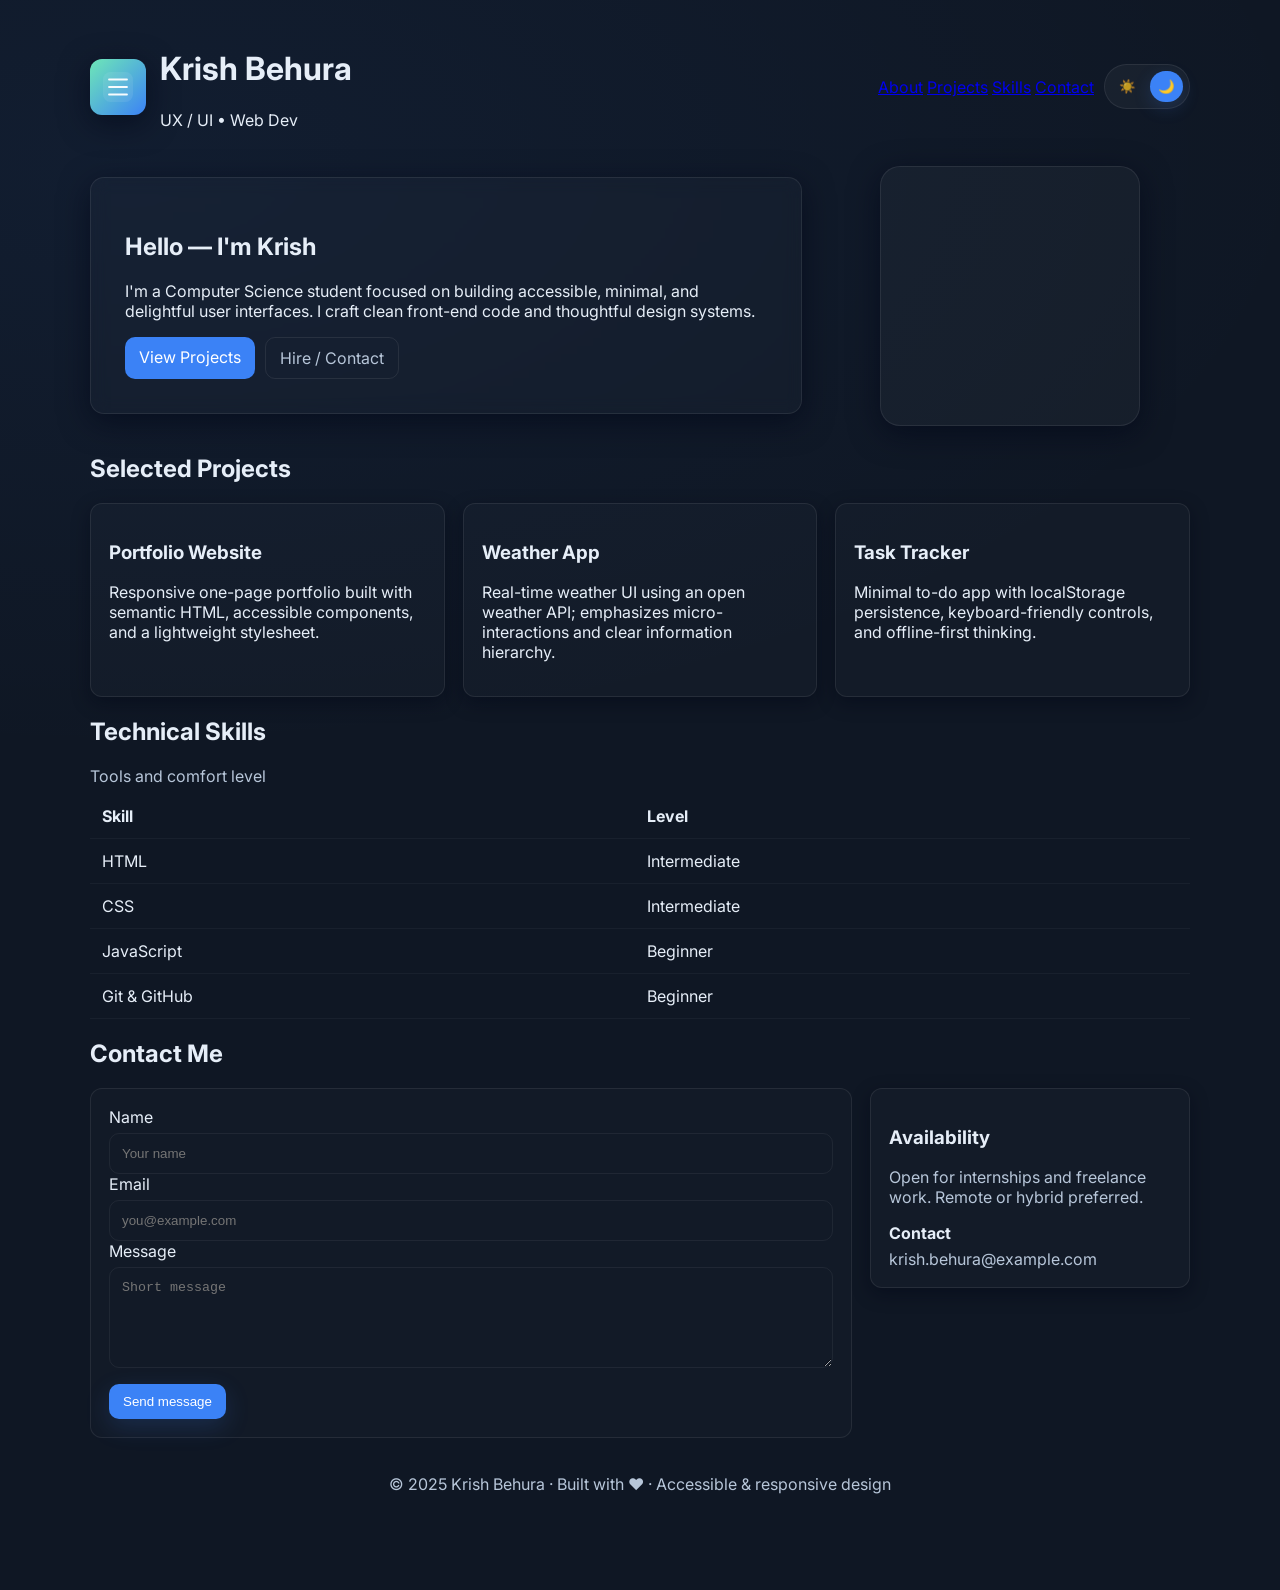
<file: LAB 2/index.html>
<!doctype html>
<html lang="en">
<head>
  <meta charset="utf-8" />
  <meta name="viewport" content="width=device-width,initial-scale=1" />
  <title>Krish Behura — Portfolio (Redesigned)</title>
  <link href="https://fonts.googleapis.com/css2?family=Inter:wght@300;400;600;700&family=Space+Grotesk:wght@600&display=swap" rel="stylesheet">
  <link rel="stylesheet" href="styles.css">
</head>
<body>

  <div class="container">

    <div class="topbar">
      <a class="brand" href="#">
        <div class="logo" aria-hidden="true">
          <svg width="36" height="36" viewBox="0 0 24 24" fill="none" xmlns="http://www.w3.org/2000/svg" aria-hidden>
            <rect x="2" y="2" width="20" height="20" rx="5" fill="white" opacity="0.08"/>
            <path d="M6 12h12M6 7h12M6 17h12" stroke="white" stroke-width="1.2" stroke-linecap="round" stroke-linejoin="round" opacity="0.95"/>
          </svg>
        </div>
        <div>
          <h1>Krish Behura</h1>
          <p>UX / UI • Web Dev</p>
        </div>
      </a>

      <div class="controls">
        <nav aria-label="Primary">
          <a href="#about">About</a>
          <a href="#projects">Projects</a>
          <a href="#skills">Skills</a>
          <a href="#contact">Contact</a>
        </nav>

        <div class="toggle" role="toolbar" aria-label="Theme toggle">
          <button id="lightBtn" title="Light mode" aria-pressed="false">☀️</button>
          <button id="darkBtn" class="active" title="Dark mode" aria-pressed="true">🌙</button>
        </div>
      </div>
    </div>

    <div class="hero">

      <div class="hero-card fade-in" data-delay="0">
        <h2>Hello — I'm Krish</h2>
        <p>I'm a Computer Science student focused on building accessible, minimal, and delightful user interfaces. I craft clean front-end code and thoughtful design systems.</p>

        <div style="margin-top:16px;display:flex;gap:10px;flex-wrap:wrap">
          <a class="cta" href="#projects" style="text-decoration:none;padding:10px 14px;border-radius:10px;background:var(--accent-plain);color:white;">View Projects</a>
          <a href="#contact" style="text-decoration:none;padding:10px 14px;border-radius:10px;border:1px solid var(--glass-border);color:var(--subtext)">Hire / Contact</a>
        </div>
      </div>

      <div class="avatar-wrap">
        <div class="avatar fade-in" data-delay="120">
          <video autoplay loop muted playsinline style="width:100%;height:100%;object-fit:cover;" src="videos/profile.mp4"></video>
        </div>
      </div>

    </div>

    <section id="projects">
      <h2 class="section-title">Selected Projects</h2>
      <div class="grid">
        <article class="card fade-in" data-delay="80">
          <h3>Portfolio Website</h3>
          <p>Responsive one-page portfolio built with semantic HTML, accessible components, and a lightweight stylesheet.</p>
        </article>

        <article class="card fade-in" data-delay="140">
          <h3>Weather App</h3>
          <p>Real-time weather UI using an open weather API; emphasizes micro-interactions and clear information hierarchy.</p>
        </article>

        <article class="card fade-in" data-delay="200">
          <h3>Task Tracker</h3>
          <p>Minimal to-do app with localStorage persistence, keyboard-friendly controls, and offline-first thinking.</p>
        </article>
      </div>
    </section>

    <section id="skills">
      <h2 class="section-title">Technical Skills</h2>
      <table class="skills-table fade-in" data-delay="240">
        <caption style="text-align:left;margin-bottom:8px;color:var(--subtext)">Tools and comfort level</caption>
        <thead>
          <tr><th>Skill</th><th>Level</th></tr>
        </thead>
        <tbody>
          <tr><td>HTML</td><td>Intermediate</td></tr>
          <tr><td>CSS</td><td>Intermediate</td></tr>
          <tr><td>JavaScript</td><td>Beginner</td></tr>
          <tr><td>Git & GitHub</td><td>Beginner</td></tr>
        </tbody>
      </table>
    </section>

    <section id="contact" style="margin-bottom:36px;">
      <h2 class="section-title">Contact Me</h2>
      <div class="contact">
        <form class="form-card fade-in" data-delay="280" onsubmit="event.preventDefault(); alert('Message sent — demo');">
          <label for="name">Name</label>
          <input id="name" name="name" placeholder="Your name" required />

          <label for="email">Email</label>
          <input id="email" name="email" type="email" placeholder="you@example.com" required />

          <label for="msg">Message</label>
          <textarea id="msg" name="message" rows="5" placeholder="Short message" required></textarea>

          <button class="cta" type="submit">Send message</button>
        </form>

        <div class="card fade-in" data-delay="320" style="align-self:start;">
          <h3>Availability</h3>
          <p style="color:var(--subtext)">Open for internships and freelance work. Remote or hybrid preferred.</p>

          <h4 style="margin-top:12px;margin-bottom:6px">Contact</h4>
          <p style="margin:0;color:var(--subtext)">krish.behura@example.com</p>
        </div>
      </div>
    </section>

    <footer>
      <p>&copy; 2025 Krish Behura · Built with ❤️ · Accessible & responsive design</p>
    </footer>

  </div>

  <script>
    const root = document.documentElement;
    const lightBtn = document.getElementById('lightBtn');
    const darkBtn = document.getElementById('darkBtn');

    function applyMode(mode){
      if(mode === 'light'){
        root.classList.add('light');
        lightBtn.classList.add('active');
        darkBtn.classList.remove('active');
      } else {
        root.classList.remove('light');
        darkBtn.classList.add('active');
        lightBtn.classList.remove('active');
      }
      localStorage.setItem('site-mode', mode);
    }

    const saved = localStorage.getItem('site-mode');
    if(saved) applyMode(saved);

    lightBtn.addEventListener('click', ()=> applyMode('light'));
    darkBtn.addEventListener('click', ()=> applyMode('dark'));

    const observer = new IntersectionObserver((entries)=>{
      entries.forEach(entry=>{
        if(entry.isIntersecting){
          entry.target.classList.add('visible');
          observer.unobserve(entry.target);
        }
      })
    },{threshold:0.15});

    document.querySelectorAll('.fade-in').forEach((el)=>{
      const delay = el.getAttribute('data-delay') || 0;
      el.style.transition = `opacity 600ms cubic-bezier(.2,.9,.3,1) ${delay}ms, transform 600ms ${delay}ms`;
      observer.observe(el);
    });
  </script>
</body>
</html>
</file>
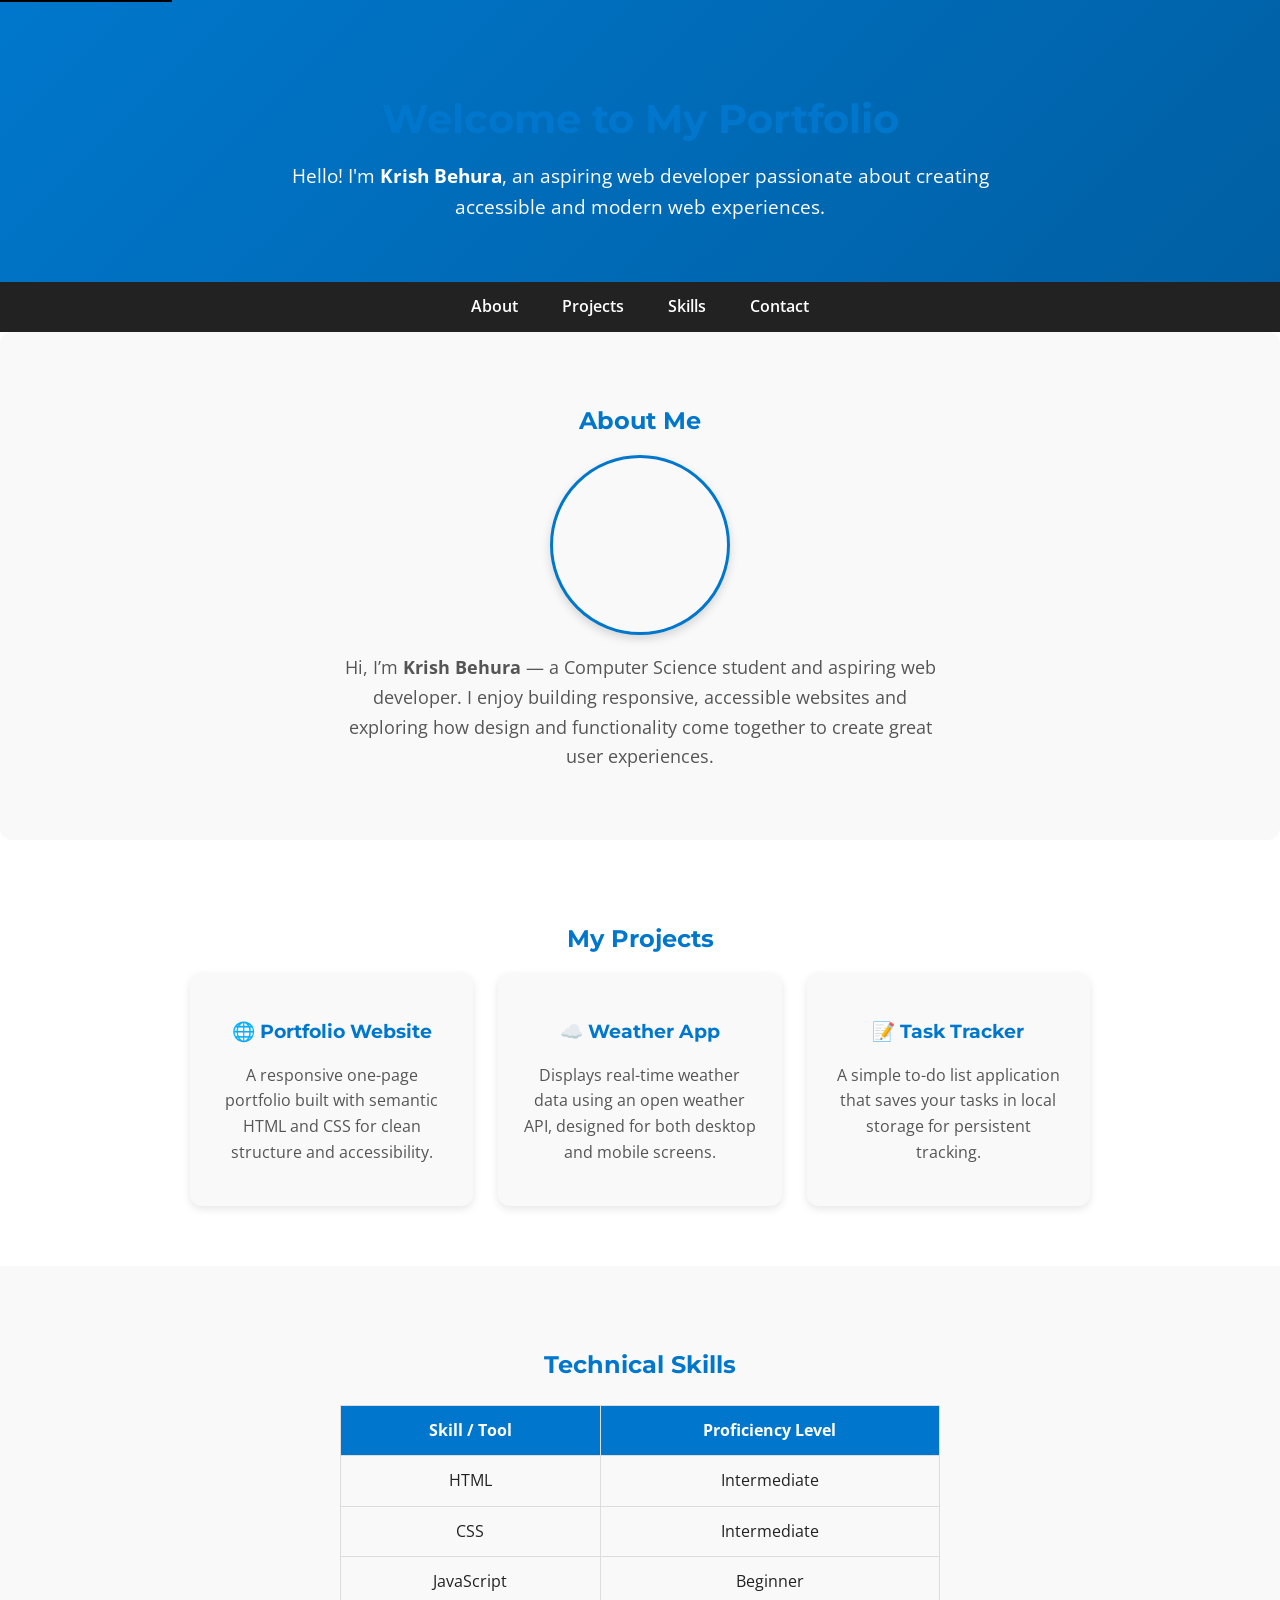
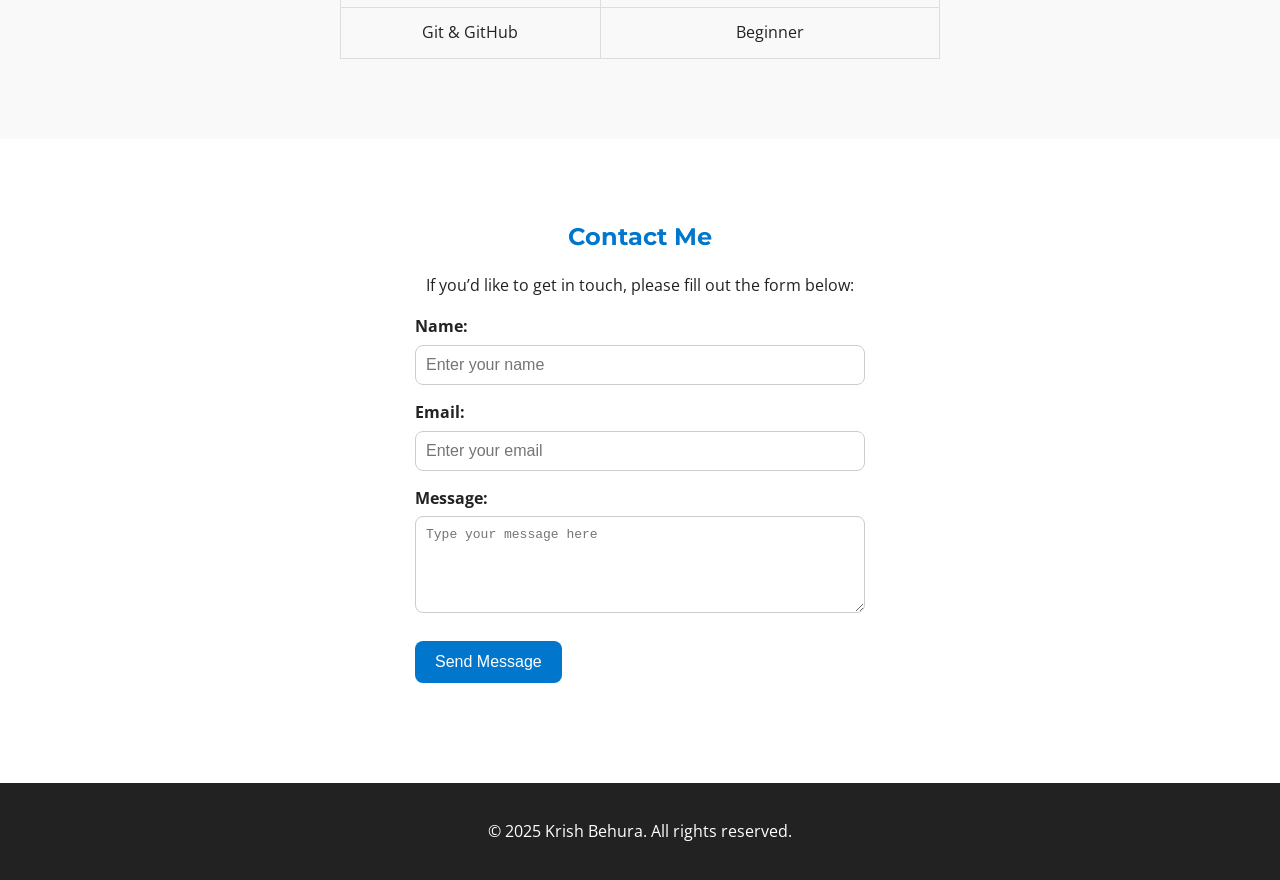
<file: LAB 1/Portfolio.html>
<!--
  Project: Personal Portfolio Website
  Lab: Web Development I - Lab 1
  Page: index.html
  Description: One-page portfolio website built using semantic HTML tags
-->

<!DOCTYPE html>
<html lang="en">
<head>
  <meta charset="UTF-8">
  <meta name="viewport" content="width=device-width, initial-scale=1.0">
  <title>Krish Behura | Portfolio</title>
  <style>
    /* === Global Theme and Layout === */
    :root {
      --primary-color: #0077cc;
      --secondary-color: #005fa3;
      --background-light: #f9f9f9;
      --text-dark: #222;
      --text-light: #555;
      --font-heading: 'Montserrat', sans-serif;
      --font-body: 'Open Sans', sans-serif;
    }

    * {
      box-sizing: border-box;
    }

    body {
      font-family: var(--font-body);
      line-height: 1.6;
      margin: 0;
      background-color: #ffffff;
      color: var(--text-dark);
      scroll-behavior: smooth;
    }

    h1, h2, h3 {
      font-family: var(--font-heading);
      color: var(--primary-color);
      margin-bottom: 15px;
    }

    /* === Header / Hero Section === */
    header {
      background: linear-gradient(135deg, var(--primary-color), var(--secondary-color));
      color: #fff;
      text-align: center;
      padding: 60px 20px;
    }

    header h1 {
      font-size: 2.5em;
      margin-bottom: 10px;
    }

    header p {
      font-size: 1.2em;
      max-width: 700px;
      margin: 0 auto;
    }

    /* === Navigation Bar === */
    nav {
      background: #222;
      padding: 12px;
      text-align: center;
    }

    nav a {
      color: #fff;
      text-decoration: none;
      margin: 0 20px;
      font-weight: 600;
      transition: color 0.3s ease;
    }

    nav a:hover {
      color: var(--primary-color);
    }

    /* === About Section === */
    #about {
      text-align: center;
      background-color: var(--background-light);
      padding: 50px 20px;
      border-radius: 12px;
    }

    .about-container {
      display: flex;
      flex-direction: column;
      align-items: center;
      max-width: 600px;
      margin: auto;
    }

    .profile-video {
      border-radius: 50%;
      object-fit: cover;
      border: 3px solid #0077cc;
      box-shadow: 0 4px 10px rgba(0, 0, 0, 0.15);
    }

    #about p {
      font-size: 1.1em;
      color: var(--text-light);
      line-height: 1.7;
    }

    /* === Projects Section === */
    #projects {
      background-color: #fff;
      padding: 60px 20px;
      text-align: center;
    }

    .projects-container {
      display: grid;
      grid-template-columns: repeat(auto-fit, minmax(260px, 1fr));
      gap: 25px;
      max-width: 900px;
      margin: auto;
    }

    .project {
      background-color: var(--background-light);
      border-radius: 12px;
      padding: 25px;
      box-shadow: 0 3px 8px rgba(0, 0, 0, 0.1);
      transition: transform 0.3s ease, box-shadow 0.3s ease;
    }

    .project:hover {
      transform: translateY(-6px);
      box-shadow: 0 6px 14px rgba(0, 0, 0, 0.15);
    }

    .project h3 {
      color: var(--primary-color);
      margin-bottom: 10px;
    }

    .project p {
      color: var(--text-light);
      font-size: 1em;
    }

    /* === Skills Section === */
    #skills {
      background-color: var(--background-light);
      padding: 60px 20px;
      text-align: center;
    }

    #skills table {
      width: 100%;
      max-width: 600px;
      margin: 20px auto;
      border-collapse: collapse;
    }

    #skills th, #skills td {
      border: 1px solid #ddd;
      padding: 12px;
    }

    #skills th {
      background-color: var(--primary-color);
      color: white;
    }

    /* === Contact Section === */
    #contact {
      background-color: #fff;
      padding: 60px 20px;
      text-align: center;
      border-radius: 12px;
    }

    .contact-form {
      max-width: 450px;
      margin: 0 auto;
      text-align: left;
    }

    .contact-form label {
      font-weight: bold;
      display: block;
      margin-top: 15px;
    }

    .contact-form input,
    .contact-form textarea {
      width: 100%;
      padding: 10px;
      margin-top: 5px;
      border: 1px solid #ccc;
      border-radius: 8px;
      font-size: 1em;
    }

    .contact-form button {
      margin-top: 20px;
      padding: 12px 20px;
      background-color: var(--primary-color);
      color: #fff;
      border: none;
      border-radius: 8px;
      cursor: pointer;
      font-size: 1em;
      transition: background-color 0.3s ease;
    }

    .contact-form button:hover {
      background-color: var(--secondary-color);
    }

    /* === Footer === */
    footer {
      text-align: center;
      background-color: #222;
      color: #fff;
      padding: 20px;
      margin-top: 40px;
    }

    /* === Accessibility === */
    .skip-link {
      position: absolute;
      top: -40px;
      left: 0;
      background: #000;
      color: #fff;
      padding: 8px;
      z-index: 100;
    }
    .skip-link:focus {
      top: 0;
    }

  </style>
  <link href="https://fonts.googleapis.com/css2?family=Montserrat:wght@600&family=Open+Sans:wght@400;500&display=swap" rel="stylesheet">
</head>
<body>

  <a href="#main-content" class="skip-link">Skip to main content</a>

  <header>
    <h1>Welcome to My Portfolio</h1>
    <p>Hello! I'm <strong>Krish Behura</strong>, an aspiring web developer passionate about creating accessible and modern web experiences.</p>
  </header>

  <nav>
    <a href="#about">About</a>
    <a href="#projects">Projects</a>
    <a href="#skills">Skills</a>
    <a href="#contact">Contact</a>
  </nav>

  <main id="main-content">

    <!-- About Section -->
    <section id="about">
      <h2>About Me</h2>
      <div class="about-container">
        <video autoplay loop muted playsinline width="180" height="180" class="profile-video">
          <source src="videos/profile.mp4" type="video/mp4">
          Your browser does not support the video tag.
        </video>
        <p>
          Hi, I’m <strong>Krish Behura</strong> — a Computer Science student and aspiring web developer.  
          I enjoy building responsive, accessible websites and exploring how design and functionality come together to create great user experiences.
        </p>
      </div>
    </section>

    <!-- Projects Section -->
    <section id="projects">
      <h2>My Projects</h2>
      <div class="projects-container">
        <article class="project">
          <h3>🌐 Portfolio Website</h3>
          <p>A responsive one-page portfolio built with semantic HTML and CSS for clean structure and accessibility.</p>
        </article>

        <article class="project">
          <h3>☁️ Weather App</h3>
          <p>Displays real-time weather data using an open weather API, designed for both desktop and mobile screens.</p>
        </article>

        <article class="project">
          <h3>📝 Task Tracker</h3>
          <p>A simple to-do list application that saves your tasks in local storage for persistent tracking.</p>
        </article>
      </div>
    </section>

    <!-- Skills Section -->
    <section id="skills">
      <h2>Technical Skills</h2>
      <table>
        <tr>
          <th>Skill / Tool</th>
          <th>Proficiency Level</th>
        </tr>
        <tr>
          <td>HTML</td>
          <td>Intermediate</td>
        </tr>
        <tr>
          <td>CSS</td>
          <td>Intermediate</td>
        </tr>
        <tr>
          <td>JavaScript</td>
          <td>Beginner</td>
        </tr>
        <tr>
          <td>Git & GitHub</td>
          <td>Beginner</td>
        </tr>
      </table>
    </section>

    <!-- Contact Section -->
    <section id="contact">
      <h2>Contact Me</h2>
      <p>If you’d like to get in touch, please fill out the form below:</p>

      <form action="#" method="post" class="contact-form">
        <label for="name">Name:</label>
        <input type="text" id="name" name="name" placeholder="Enter your name" required>

        <label for="email">Email:</label>
        <input type="email" id="email" name="email" placeholder="Enter your email" required>

        <label for="message">Message:</label>
        <textarea id="message" name="message" rows="5" placeholder="Type your message here" required></textarea>

        <button type="submit">Send Message</button>
      </form>
    </section>

  </main>

  <footer>
    <p>&copy; 2025 Krish Behura. All rights reserved.</p>
  </footer>

</body>
</html>
</file>
<file: LAB 2/styles.css>
:root{
  --bg:#0f1724;
  --card:rgba(255,255,255,0.06);
  --glass:rgba(255,255,255,0.06);
  --muted:rgba(255,255,255,0.75);
  --accent:linear-gradient(135deg,#6ee7b7,#3b82f6);
  --accent-plain:#3b82f6;
  --glass-border:rgba(255,255,255,0.08);
  --shadow:0 8px 30px rgba(2,6,23,0.6);
  --radius:14px;
  --text:#e6eef8;
  --subtext:#b7c6d9;
}
:root.light{
  --bg:#f6f9fc;
  --card:rgba(255,255,255,0.7);
  --glass:rgba(255,255,255,0.65);
  --muted:rgba(20,25,30,0.85);
  --accent:linear-gradient(135deg,#7c3aed,#06b6d4);
  --accent-plain:#06b6d4;
  --glass-border:rgba(20,25,30,0.06);
  --shadow:0 10px 30px rgba(16,24,40,0.08);
  --radius:12px;
  --text:#0b1220;
  --subtext:#394b63;
}
*{box-sizing:border-box}
body{
  margin:0;
  font-family:Inter,system-ui;
  background:radial-gradient(1200px 600px at 10% 10%,rgba(59,130,246,0.06),transparent),var(--bg);
  color:var(--text);
  transition:background .45s ease,color .25s ease;
  padding-bottom:80px;
}
.container{width:min(1100px,94%);margin:28px auto 0}
.topbar{display:flex;justify-content:space-between;gap:12px;margin-bottom:20px}
.brand{display:flex;align-items:center;gap:14px;text-decoration:none;color:var(--text)}
.logo{width:56px;height:56px;border-radius:12px;background:var(--accent);display:grid;place-items:center;box-shadow:var(--shadow)}
.controls{display:flex;gap:10px;align-items:center}
.toggle{background:rgba(255,255,255,0.04);border:1px solid var(--glass-border);padding:6px;border-radius:999px;display:flex;gap:6px}
.toggle button{background:none;border:none;color:var(--muted);padding:8px;border-radius:999px;cursor:pointer}
.toggle button.active{background:var(--accent-plain);color:#fff;box-shadow:0 6px 18px rgba(59,130,246,0.18)}
.hero{display:grid;grid-template-columns:1fr 360px;gap:28px;align-items:center;margin-bottom:28px}
.hero-card{background:rgba(255,255,255,0.02);padding:34px;border-radius:var(--radius);backdrop-filter:blur(8px);border:1px solid var(--glass-border);box-shadow:var(--shadow);animation:fadeUp .6s ease both}
.avatar-wrap{display:grid;place-items:center}
.avatar{width:260px;height:260px;border-radius:20px;padding:14px;background:rgba(255,255,255,0.03);border:1px solid var(--glass-border);box-shadow:var(--shadow);overflow:hidden}
section{margin-top:18px}
.grid{display:grid;grid-template-columns:repeat(auto-fit,minmax(220px,1fr));gap:18px}
.card{background:rgba(255,255,255,0.02);padding:18px;border-radius:12px;border:1px solid var(--glass-border);box-shadow:0 6px 18px rgba(2,6,23,0.45);transition:.35s}
.card:hover{transform:translateY(-10px) scale(1.01);box-shadow:0 18px 40px rgba(2,6,23,0.5)}
.skills-table{width:100%;border-collapse:collapse}
.skills-table th,.skills-table td{padding:12px;border-bottom:1px solid rgba(255,255,255,0.04);text-align:left}
.contact{display:grid;grid-template-columns:1fr 320px;gap:18px}
.form-card{padding:18px;border-radius:12px;background:rgba(255,255,255,0.015);border:1px solid var(--glass-border)}
input,textarea{width:100%;padding:12px;border-radius:10px;border:1px solid rgba(255,255,255,0.06);background:transparent;color:var(--text);margin-top:6px}
button.cta{margin-top:12px;padding:10px 14px;border:none;border-radius:10px;background:var(--accent-plain);color:#fff;cursor:pointer;box-shadow:0 8px 24px rgba(59,130,246,0.18)}
footer{text-align:center;margin-top:36px;color:var(--subtext)}
.fade-in{opacity:0;transform:translateY(18px);transition:.6s}
.fade-in.visible{opacity:1;transform:none}
</file>
